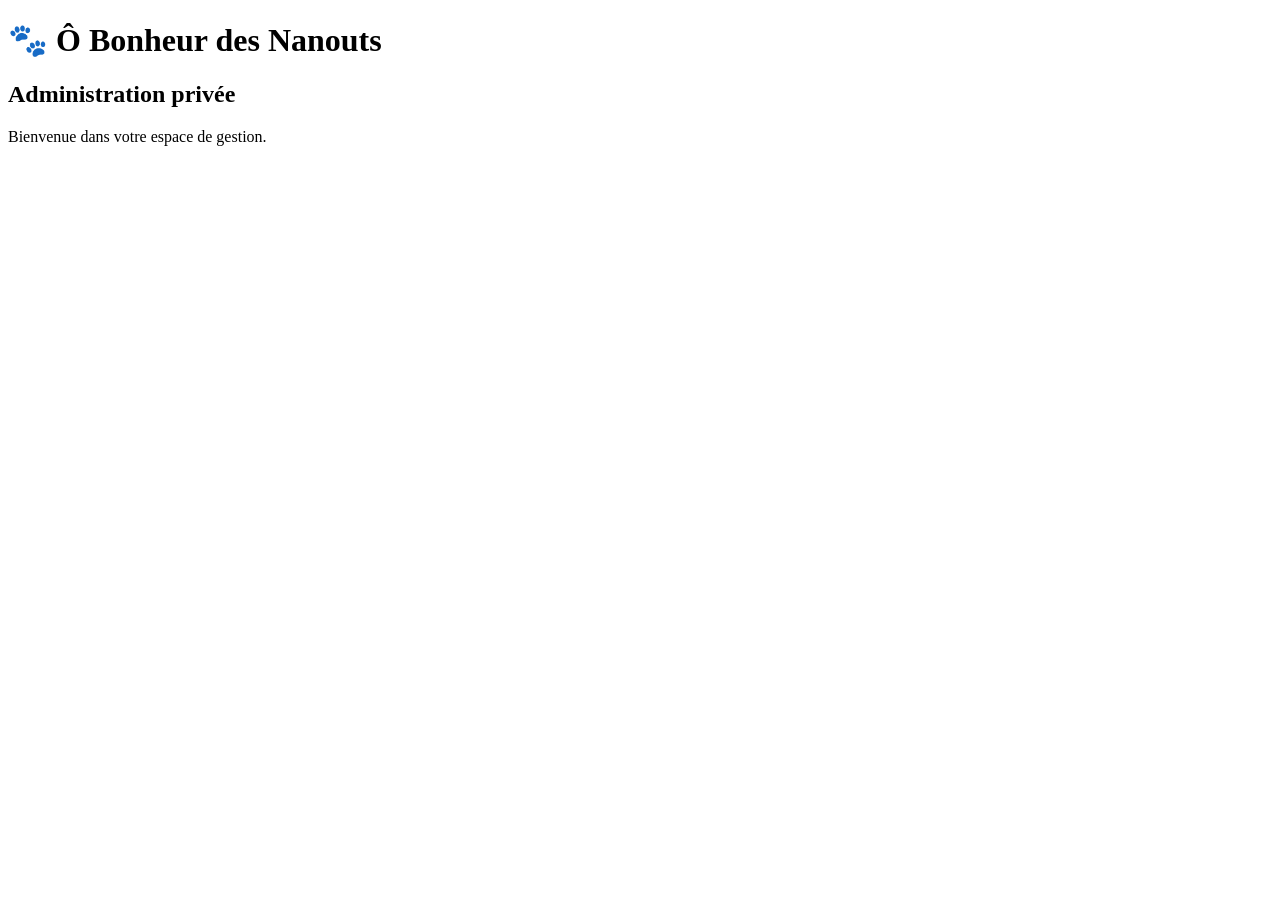
<file: admin/index.html>
<!DOCTYPE html>
<html lang="fr">
<head>
    <meta charset="UTF-8">
    <meta name="viewport" content="width=device-width, initial-scale=1.0">
    <title>Administration - Ô Bonheur des Nanouts</title>
</head>
<body>
    <h1>🐾 Ô Bonheur des Nanouts</h1>
    <h2>Administration privée</h2>
    <p>Bienvenue dans votre espace de gestion.</p>
</body>
</html>
</file>
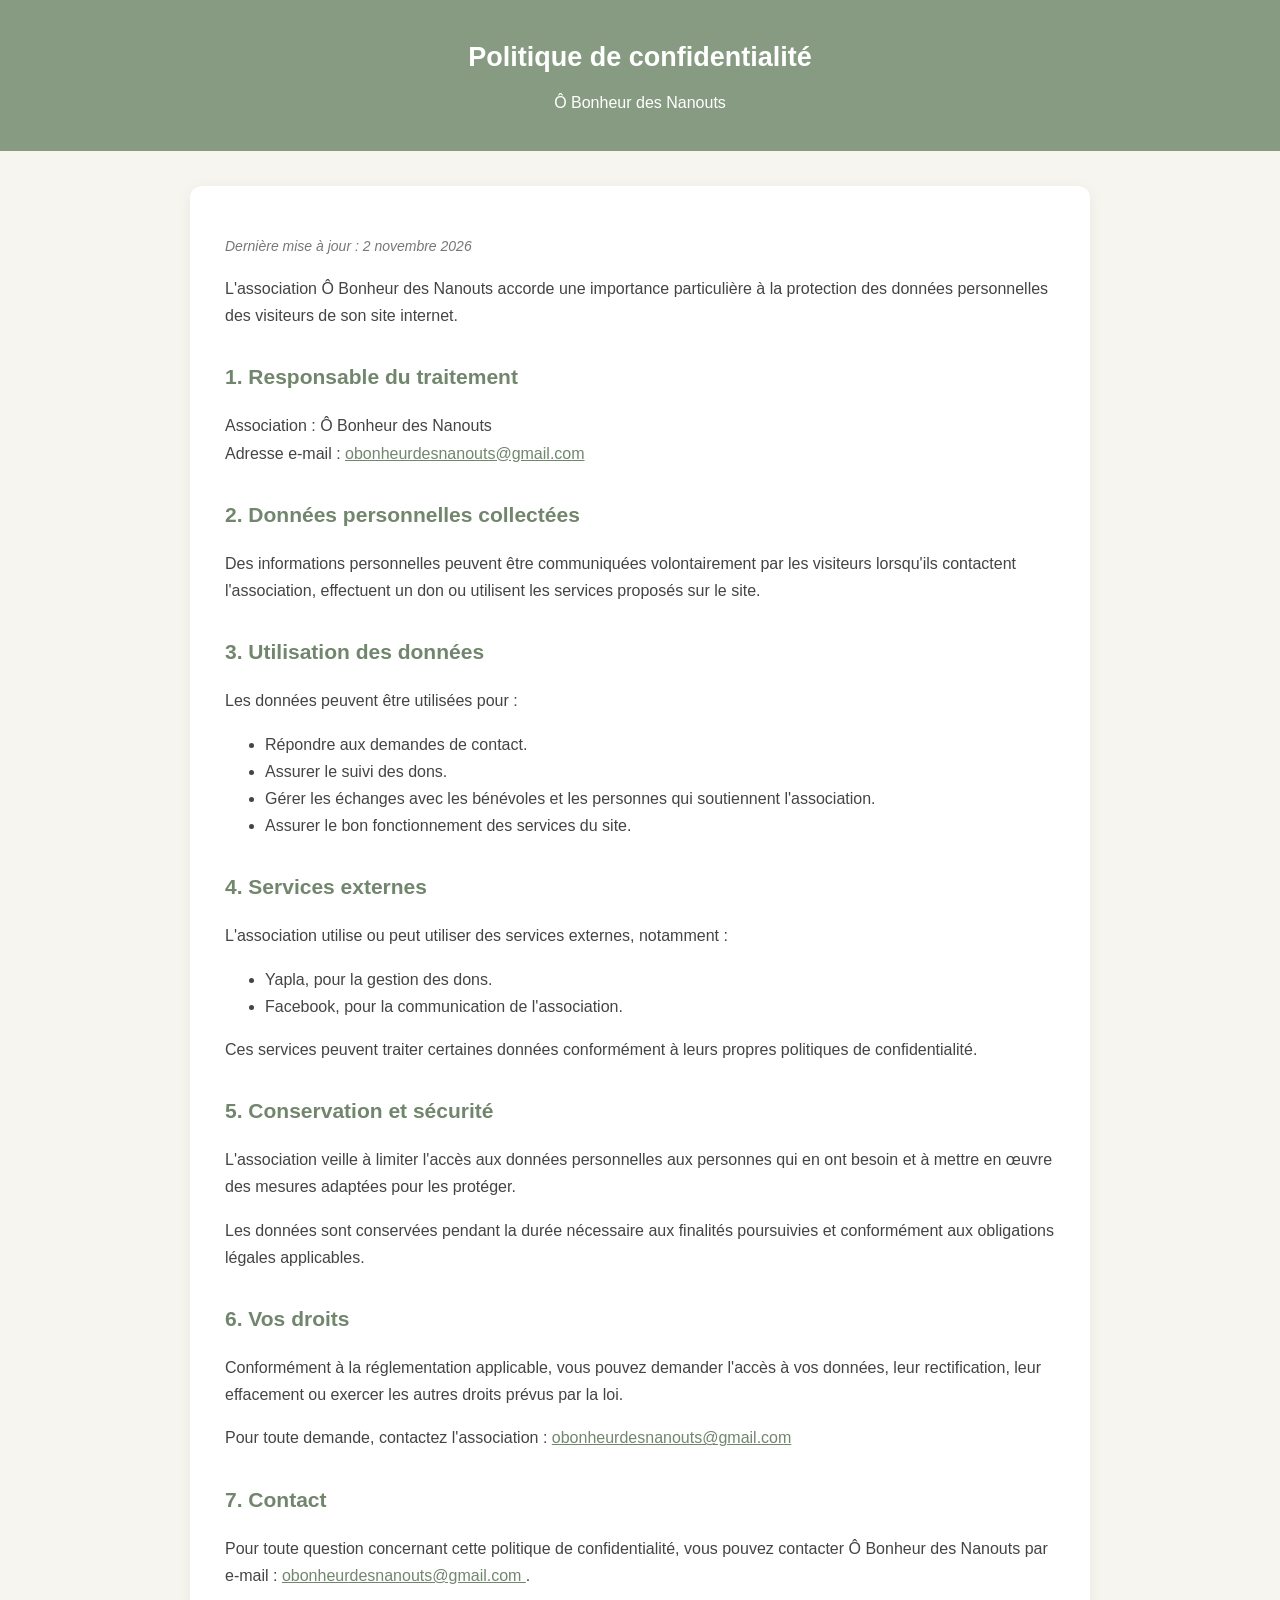
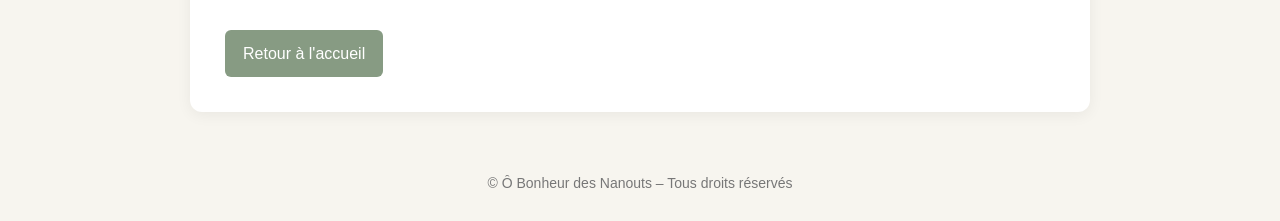
<file: confidentialite.html>
<!DOCTYPE html>
<html lang="fr">
<head>
  <meta charset="UTF-8">
  <meta name="viewport" content="width=device-width, initial-scale=1.0">

  <title>Politique de confidentialité | Ô Bonheur des Nanouts</title>

  <meta name="description" content="Consultez la politique de confidentialité de l'association Ô Bonheur des Nanouts.">

  <style>
    * {
      box-sizing: border-box;
    }

    body {
      margin: 0;
      font-family: Arial, sans-serif;
      background: #f7f5ef;
      color: #444;
      line-height: 1.7;
    }

    header {
      background: #879b83;
      color: white;
      text-align: center;
      padding: 35px 20px;
    }

    header h1 {
      margin: 0;
      font-size: 27px;
    }

    header p {
      margin: 8px 0 0;
    }

    main {
      max-width: 900px;
      margin: 35px auto;
      padding: 35px;
      background: white;
      border-radius: 12px;
      box-shadow: 0 3px 15px rgba(0,0,0,0.06);
    }

    h2 {
      color: #71866d;
      margin-top: 30px;
      font-size: 21px;
    }

    a {
      color: #71866d;
      overflow-wrap: anywhere;
    }

    .date {
      color: #777;
      font-size: 14px;
      font-style: italic;
    }

    footer {
      text-align: center;
      padding: 25px;
      color: #777;
      font-size: 14px;
    }

    .retour {
      display: inline-block;
      margin-top: 25px;
      padding: 10px 18px;
      background: #879b83;
      color: white;
      text-decoration: none;
      border-radius: 6px;
    }

    .retour:hover {
      background: #71866d;
    }

    @media (max-width: 600px) {
      main {
        margin: 15px;
        padding: 22px;
      }

      header h1 {
        font-size: 23px;
      }
    }
  </style>
</head>

<body>

<header>
  <h1>Politique de confidentialité</h1>
  <p>Ô Bonheur des Nanouts</p>
</header>

<main>

  <p class="date">Dernière mise à jour : 2 novembre 2026</p>

  <p>
    L'association Ô Bonheur des Nanouts accorde une importance
    particulière à la protection des données personnelles
    des visiteurs de son site internet.
  </p>

  <h2>1. Responsable du traitement</h2>

  <p>
    Association : Ô Bonheur des Nanouts<br>
    Adresse e-mail :
    <a href="mailto:obonheurdesnanouts@gmail.com">
      obonheurdesnanouts@gmail.com
    </a>
  </p>

  <h2>2. Données personnelles collectées</h2>

  <p>
    Des informations personnelles peuvent être communiquées
    volontairement par les visiteurs lorsqu'ils contactent
    l'association, effectuent un don ou utilisent les services
    proposés sur le site.
  </p>

  <h2>3. Utilisation des données</h2>

  <p>Les données peuvent être utilisées pour :</p>

  <ul>
    <li>Répondre aux demandes de contact.</li>
    <li>Assurer le suivi des dons.</li>
    <li>Gérer les échanges avec les bénévoles et les personnes
    qui soutiennent l'association.</li>
    <li>Assurer le bon fonctionnement des services du site.</li>
  </ul>

  <h2>4. Services externes</h2>

  <p>
    L'association utilise ou peut utiliser des services externes,
    notamment :
  </p>

  <ul>
    <li>Yapla, pour la gestion des dons.</li>
    <li>Facebook, pour la communication de l'association.</li>
  </ul>

  <p>
    Ces services peuvent traiter certaines données conformément
    à leurs propres politiques de confidentialité.
  </p>

  <h2>5. Conservation et sécurité</h2>

  <p>
    L'association veille à limiter l'accès aux données personnelles
    aux personnes qui en ont besoin et à mettre en œuvre des mesures
    adaptées pour les protéger.
  </p>

  <p>
    Les données sont conservées pendant la durée nécessaire
    aux finalités poursuivies et conformément aux obligations
    légales applicables.
  </p>

  <h2>6. Vos droits</h2>

  <p>
    Conformément à la réglementation applicable, vous pouvez
    demander l'accès à vos données, leur rectification,
    leur effacement ou exercer les autres droits prévus par la loi.
  </p>

  <p>
    Pour toute demande, contactez l'association :
    <a href="mailto:obonheurdesnanouts@gmail.com">
      obonheurdesnanouts@gmail.com
    </a>
  </p>

  <h2>7. Contact</h2>

  <p>
    Pour toute question concernant cette politique de confidentialité,
    vous pouvez contacter Ô Bonheur des Nanouts par e-mail :
    <a href="mailto:obonheurdesnanouts@gmail.com">
      obonheurdesnanouts@gmail.com
    </a>.
  </p>

  <a class="retour" href="/site/">Retour à l'accueil</a>

</main>

<footer>
  © Ô Bonheur des Nanouts – Tous droits réservés
</footer>

</body>
</html>
</file>
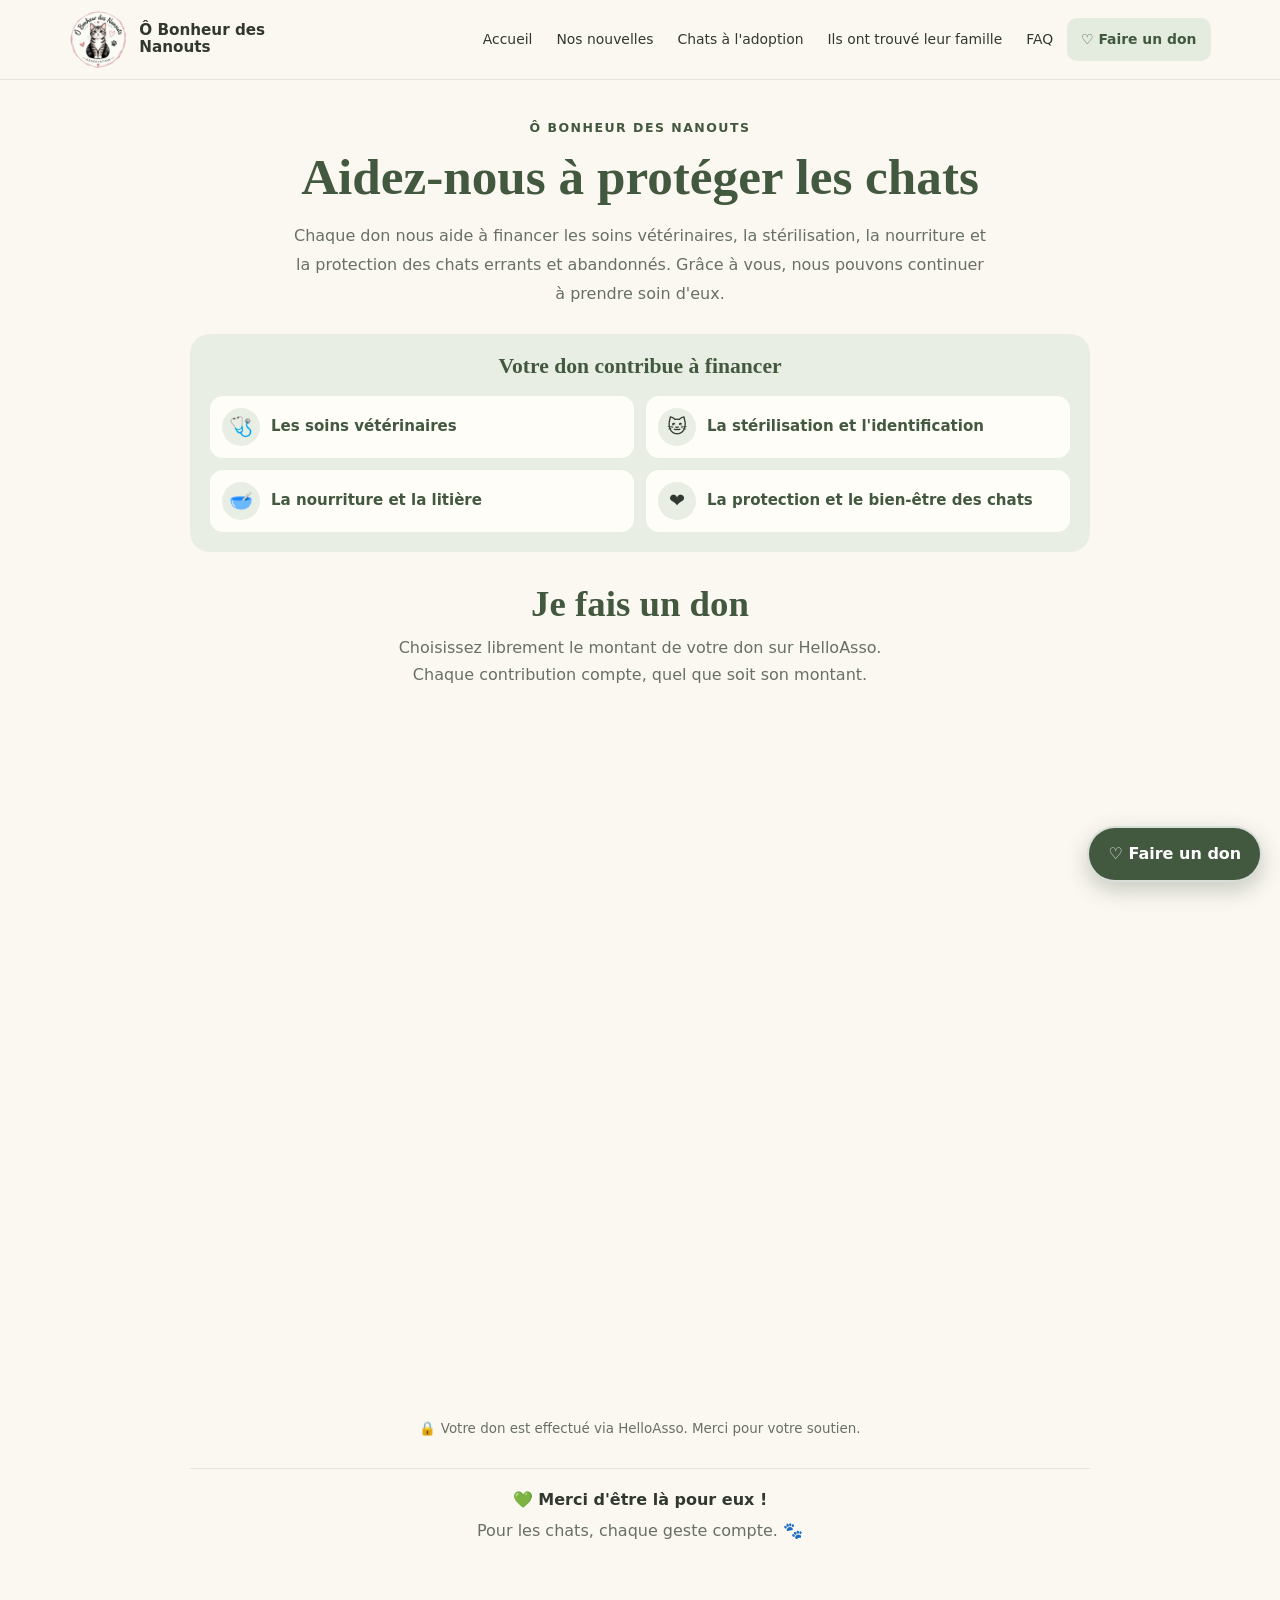
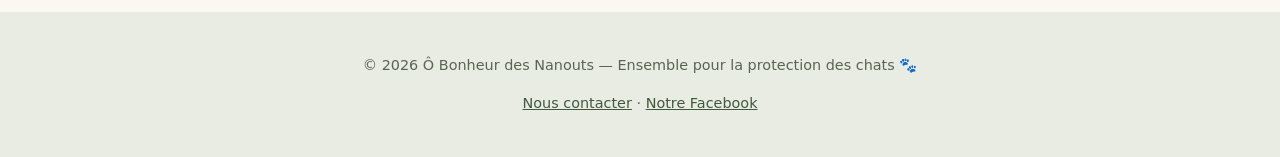
<file: faire-un-don.html>
<!DOCTYPE html>
<html lang="fr">
<head>
  <meta charset="UTF-8">
  <meta name="viewport" content="width=device-width, initial-scale=1.0">
  <meta name="theme-color" content="#71866b">

  <title>Faire un don | Ô Bonheur des Nanouts</title>
  <meta name="description" content="Aidez Ô Bonheur des Nanouts à protéger, soigner et nourrir les chats errants et abandonnés.">

  <!-- Icône du site -->
  <link rel="icon" type="image/png" sizes="96x96" href="images/favicon.png">

  <!-- Informations de partage -->
  <meta property="og:title" content="Faire un don | Ô Bonheur des Nanouts">
  <meta property="og:description" content="Aidez Ô Bonheur des Nanouts à protéger, soigner et nourrir les chats errants et abandonnés.">
  <meta property="og:image" content="https://obonheurdesnanouts.github.io/site/images/icone-partage.png">
  <meta property="og:image:type" content="image/png">
  <meta property="og:image:width" content="512">
  <meta property="og:image:height" content="512">
  <meta property="og:url" content="https://obonheurdesnanouts.github.io/site/faire-un-don.html">
  <meta property="og:type" content="website">

  <link rel="stylesheet" href="style.css">

  <style>
    .don-page {
      width: min(100% - 2.4rem, 900px);
      margin: 0 auto;
      padding: 38px 0 50px;
    }

    .don-intro {
      text-align: center;
      max-width: 760px;
      margin: 0 auto 25px;
    }

    .don-eyebrow {
      display: block;
      margin-bottom: 10px;
      color: var(--sage-dark);
      font-size: .78rem;
      font-weight: 800;
      letter-spacing: .12em;
      text-transform: uppercase;
    }

    .don-intro h1 {
      margin: 0 auto 15px;
      font-size: clamp(2rem, 5vw, 3.2rem);
      line-height: 1.15;
    }

    .don-intro p {
      max-width: 700px;
      margin: 0 auto;
      color: var(--muted);
      line-height: 1.8;
      font-size: 1rem;
    }

    .don-uses {
      display: grid;
      grid-template-columns: repeat(2, minmax(0, 1fr));
      gap: 12px;
      padding: 20px;
      background: var(--sage-light);
      border-radius: 20px;
    }

    .don-uses-title {
      grid-column: 1 / -1;
      margin: 0 0 4px;
      text-align: center;
      font-size: 1.35rem;
    }

    .don-use {
      display: flex;
      align-items: center;
      gap: 11px;
      min-width: 0;
      padding: 12px;
      background: var(--paper);
      border-radius: 13px;
    }

    .don-use-icon {
      flex: 0 0 38px;
      width: 38px;
      height: 38px;
      display: grid;
      place-items: center;
      border-radius: 50%;
      background: var(--sage-light);
      font-size: 1.2rem;
    }

    .don-use strong {
      display: block;
      color: var(--sage-dark);
      font-size: .94rem;
      line-height: 1.4;
    }

    .don-form-section {
      width: 100%;
      max-width: 500px;
      margin: 30px auto 0;
      scroll-margin-top: 110px;
    }

    .don-form-section h2 {
      margin: 0 0 8px;
      text-align: center;
      font-size: clamp(1.8rem, 4vw, 2.3rem);
    }

    .don-form-intro {
      margin: 0 auto 18px;
      color: var(--muted);
      text-align: center;
      line-height: 1.7;
    }

    .don-form-container {
      width: 100%;
      max-width: 440px;
      margin: 0 auto;
      padding: 0;
      background: transparent;
      border: none;
      box-shadow: none;
    }

    #haWidgetLight {
      display: block;
      width: 100%;
      max-width: 440px;
      height: 700px;
      margin: 0 auto;
      border: 0;
      background: transparent;
    }

    .don-form-note {
      margin: 12px auto 0;
      color: var(--muted);
      font-size: .84rem;
      line-height: 1.6;
      text-align: center;
    }

    .don-thanks {
      margin: 28px auto 0;
      padding: 18px;
      text-align: center;
      border-top: 1px solid var(--line);
    }

    .don-thanks p {
      margin: 5px 0 0;
      color: var(--muted);
    }

    @media (max-width: 600px) {
      .don-page {
        width: min(100% - 1.4rem, 900px);
        padding: 28px 0 35px;
      }

      .don-uses {
        grid-template-columns: 1fr;
        padding: 14px;
        gap: 9px;
      }

      .don-uses-title {
        margin-bottom: 5px;
      }

      .don-use {
        padding: 10px;
      }

      .don-form-section {
        margin-top: 25px;
      }
    }
  </style>
</head>

<body>

 <header class="site-header">
    <div class="header-inner">

      <a class="brand" href="index.html" aria-label="Accueil Ô Bonheur des Nanouts">
        <img src="images/logo.png" alt="Logo Ô Bonheur des Nanouts">
        <span>Ô Bonheur des Nanouts</span>
      </a>

      <button
        class="nav-toggle"
        type="button"
        aria-label="Ouvrir le menu"
        aria-expanded="false"
        aria-controls="menu-principal">
        ☰ Menu
      </button>

    <nav class="main-nav" id="menu-principal" aria-label="Navigation principale">
      <a href="index.html">Accueil</a>
      <a href="nouvelles.html">Nos nouvelles</a>
      <a href="adoption.html">Chats à l'adoption</a>
      <a href="familles.html">Ils ont trouvé leur famille</a>
      <a href="faq.html">FAQ</a>
      <a class="nav-donate" href="faire-un-don.html" aria-current="page">♡ Faire un don</a>
    </nav>

    </div>
  </header>

  <main class="don-page">

    <section class="don-intro">
      <span class="don-eyebrow">Ô Bonheur des Nanouts</span>

      <h1>Aidez-nous à protéger les chats</h1>

      <p>
        Chaque don nous aide à financer les soins vétérinaires,
        la stérilisation, la nourriture et la protection des chats errants
        et abandonnés. Grâce à vous, nous pouvons continuer à prendre soin d'eux.
      </p>
    </section>

    <section class="don-uses reveal" aria-label="Utilisation des dons">

      <h2 class="don-uses-title">Votre don contribue à financer</h2>

      <div class="don-use">
        <span class="don-use-icon" aria-hidden="true">🩺</span>
        <strong>Les soins vétérinaires</strong>
      </div>

      <div class="don-use">
        <span class="don-use-icon" aria-hidden="true">🐱</span>
        <strong>La stérilisation et l'identification</strong>
      </div>

      <div class="don-use">
        <span class="don-use-icon" aria-hidden="true">🥣</span>
        <strong>La nourriture et la litière</strong>
      </div>

      <div class="don-use">
        <span class="don-use-icon" aria-hidden="true">❤️</span>
        <strong>La protection et le bien-être des chats</strong>
      </div>

    </section>

    <section class="don-form-section reveal" id="formulaire-don"
      aria-labelledby="don-form-title">

      <h2 id="don-form-title">Je fais un don</h2>

      <p class="don-form-intro">
        Choisissez librement le montant de votre don sur HelloAsso.
        Chaque contribution compte, quel que soit son montant.
      </p>

      <div class="don-form-container">
        <iframe
          id="haWidgetLight"
          title="Formulaire de don HelloAsso - Ô Bonheur des Nanouts"
          allowtransparency="true"
          allow="payment 'self' https://paymenthub.helloassopay.com https://helloasso.com"
          scrolling="auto"
          src="https://www.helloasso.com/associations/obonheurdesnanouts/formulaires/3/widget?view=form">
        </iframe>
      </div>

      <p class="don-form-note">
        🔒 Votre don est effectué via HelloAsso. Merci pour votre soutien.
      </p>

    </section>

    <section class="don-thanks reveal">
      <strong>💚 Merci d'être là pour eux !</strong>
      <p>Pour les chats, chaque geste compte. 🐾</p>
    </section>

  </main>

  <footer class="site-footer">
    <div class="container">
      <p>
        © <span id="current-year"></span> Ô Bonheur des Nanouts
        — Ensemble pour la protection des chats 🐾
      </p>

      <p>
        <a href="mailto:obonheurdesnanouts@gmail.com">Nous contacter</a>
        ·
        <a href="https://www.facebook.com/share/19uXb3B98p/"
           target="_blank" rel="noopener noreferrer">
          Notre Facebook
        </a>
      </p>
    </div>
  </footer>

  <a class="btn floating-donate" href="#formulaire-don">
    ♡ Faire un don
  </a>

  <script src="script.js"></script>

  <script>
    const yearElement = document.getElementById("current-year");

    if (yearElement) {
      yearElement.textContent = new Date().getFullYear();
    }

    window.addEventListener("message", function (event) {
      if (
        event.origin !== "https://www.helloasso.com" &&
        event.origin !== "https://helloasso.com"
      ) {
        return;
      }

      const widget = document.getElementById("haWidgetLight");

      if (!widget || !event.data || !event.data.height) {
        return;
      }

      const height = Number(event.data.height);

      if (Number.isFinite(height) && height > 0) {
        widget.style.height = height + "px";
      }
    });
  </script>

</body>
</html>
</file>
<file: style.css>
:root{--sage:#71866b;--sage-dark:#42583f;--sage-light:#e8eee4;--cream:#fbf8f1;--paper:#fffdf8;--ink:#30382f;--muted:#687064;--rose:#d8b9aa;--line:#e4e5dc;--shadow:0 12px 35px rgba(44,59,41,.08);--radius:22px}
*{box-sizing:border-box}html{scroll-behavior:smooth;scroll-padding-top:100px}body{margin:0;background:var(--cream);color:var(--ink);font-family:system-ui,-apple-system,BlinkMacSystemFont,"Segoe UI",sans-serif;line-height:1.65}a{color:var(--sage-dark)}img{max-width:100%;height:auto}button,a{ -webkit-tap-highlight-color:transparent}.skip-link{position:absolute;left:-9999px;top:auto}.skip-link:focus{left:1rem;top:1rem;z-index:999;background:white;padding:.7rem}
.site-header{position:sticky;top:0;z-index:100;background:rgba(251,248,241,.96);backdrop-filter:blur(12px);border-bottom:1px solid var(--line)}.header-inner{max-width:1180px;margin:auto;padding:.65rem 1.2rem;display:flex;align-items:center;gap:1rem;justify-content:space-between}.brand{display:flex;align-items:center;gap:.75rem;text-decoration:none;color:var(--ink);font-weight:800;min-width:0}.brand img{width:58px;height:58px;object-fit:contain;border-radius:50%}.brand span{line-height:1.15;font-size:.95rem;max-width:180px}.nav-toggle{display:none;border:1px solid var(--line);background:var(--paper);padding:.6rem .8rem;border-radius:12px;font-size:1rem;color:var(--ink)}.main-nav{display:flex;align-items:center;gap:.2rem;flex-wrap:wrap;justify-content:flex-end}.main-nav a{font-size:.87rem;text-decoration:none;color:var(--ink);padding:.55rem .65rem;border-radius:12px;white-space:nowrap}.main-nav a:hover,.main-nav a:focus{background:var(--sage-light);color:var(--sage-dark)}.main-nav .nav-donate{background:var(--sage-dark);color:white;padding:.65rem .9rem}.main-nav .nav-donate:hover{background:var(--sage)}
main{min-height:60vh}.container{width:min(1100px,calc(100% - 2.4rem));margin-inline:auto}.hero{text-align:center;padding:4.2rem 1rem 3.4rem;background:radial-gradient(ellipse at top,#eef1e7 0%,var(--cream) 67%)}.hero-logo{width:min(210px,48vw);aspect-ratio:1;object-fit:contain;margin:0 auto 1rem;display:block}.eyebrow{text-transform:uppercase;letter-spacing:.15em;font-size:.75rem;font-weight:800;color:var(--sage-dark)}h1,h2,h3{line-height:1.2;color:var(--sage-dark);font-family:Georgia,"Times New Roman",serif}h1{font-size:clamp(2.2rem,5vw,4.1rem);margin:.55rem auto 1rem;max-width:900px}h2{font-size:clamp(1.7rem,3vw,2.5rem);margin:0 0 1rem}h3{font-size:1.35rem;margin:.3rem 0 .7rem}.tagline{font-family:Georgia,serif;font-size:clamp(1.1rem,2vw,1.45rem);font-style:italic;color:#6b7863;margin:0 auto 1rem}.lead{font-size:1.08rem;max-width:760px;margin:0 auto 1.5rem;color:#515b4e}.actions{display:flex;gap:.8rem;justify-content:center;flex-wrap:wrap}.btn{display:inline-flex;align-items:center;justify-content:center;gap:.45rem;text-decoration:none;border:1px solid var(--sage-dark);border-radius:999px;padding:.8rem 1.2rem;font-weight:750;transition:transform .2s,background .2s;cursor:pointer}.btn:hover{transform:translateY(-2px)}.btn-primary{background:var(--sage-dark);color:white}.btn-primary:hover{background:var(--sage)}.btn-secondary{background:transparent;color:var(--sage-dark)}.section{padding:4rem 0}.section-soft{background:#f0f1e8}.section-head{text-align:center;max-width:760px;margin:0 auto 2rem}.section-head p{color:var(--muted)}.grid{display:grid;grid-template-columns:repeat(3,minmax(0,1fr));gap:1.2rem}.card{background:var(--paper);border:1px solid var(--line);border-radius:var(--radius);padding:1.35rem;box-shadow:var(--shadow);min-width:0}.card p{color:#566052}.card-icon{font-size:1.7rem;margin-bottom:.35rem}.paw-divider{text-align:center;color:#a5b19c;letter-spacing:.7rem;font-size:1.1rem;padding:0 0 1.1rem}.split{display:grid;grid-template-columns:1.05fr .95fr;gap:2rem;align-items:center}.highlight{background:var(--sage-light);border-radius:var(--radius);padding:2rem}.donation-box{background:var(--sage-dark);color:white;padding:2.4rem;border-radius:28px;text-align:center}.donation-box h2,.donation-box h3{color:white}.donation-box p{max-width:720px;margin:0 auto 1.2rem;color:#f3f5ef}.donation-box .btn-primary{background:#fff;color:var(--sage-dark);border-color:#fff}.note{font-size:.9rem;color:var(--muted)}.placeholder{border:1px dashed #b7c1ae;border-radius:16px;padding:1.2rem;background:#f8f8f1;color:#65715e;text-align:center}.partner-grid{display:grid;grid-template-columns:repeat(4,1fr);gap:1rem}.partner-placeholder{border:1px dashed #b7c1ae;border-radius:16px;background:var(--paper);min-height:115px;display:grid;place-items:center;text-align:center;padding:1rem;color:#778270}.page-hero{padding:3.2rem 0 2.3rem;text-align:center;background:linear-gradient(180deg,#edf1e7,var(--cream))}.page-hero h1{font-size:clamp(2.1rem,4vw,3.2rem)}.content{max-width:900px;margin:auto}.content p{margin:.75rem 0}.cat-grid{display:grid;grid-template-columns:repeat(3,minmax(0,1fr));gap:1.2rem}.cat-card{background:var(--paper);border:1px solid var(--line);border-radius:22px;overflow:hidden;box-shadow:var(--shadow)}.cat-photo{width:100%;aspect-ratio:4/3;object-fit:cover;background:#edf0e7;display:grid;place-items:center;color:#75816e}.cat-photo.placeholder-photo{display:flex;align-items:center;justify-content:center;font-size:3rem}.cat-body{padding:1.2rem}.status{display:inline-block;border-radius:999px;padding:.25rem .7rem;font-size:.78rem;font-weight:800;background:#e5eee1;color:#3f663a}.status.pending{background:#f7edda;color:#866127}.status.adopted{background:#f2e4df;color:#80574b}.cat-actions{display:flex;gap:.5rem;flex-wrap:wrap;margin-top:1rem}.cat-actions .btn{font-size:.86rem;padding:.6rem .85rem}.story{display:grid;grid-template-columns:220px 1fr;gap:1.3rem;align-items:start;margin:1.3rem 0;padding:1.3rem;background:var(--paper);border:1px solid var(--line);border-radius:22px}.story .cat-photo{border-radius:15px}.story blockquote{margin:1rem 0 0;border-left:3px solid var(--rose);padding-left:1rem;color:var(--sage-dark);font-style:italic}.news-card{margin:1rem 0;padding:1.3rem 1.4rem;border-radius:18px;background:var(--paper);border:1px solid var(--line)}.news-date{font-size:.8rem;text-transform:uppercase;letter-spacing:.08em;color:var(--sage)}.faq details{background:var(--paper);border:1px solid var(--line);border-radius:15px;padding:1rem 1.2rem;margin:.7rem 0}.faq summary{font-weight:750;cursor:pointer;color:var(--sage-dark)}.faq details p{margin-bottom:0}.contact-list{display:flex;gap:.8rem;flex-wrap:wrap;justify-content:center}.site-footer{background:#e9ece2;padding:1.7rem 1rem;text-align:center;color:#596452;font-size:.9rem}.site-footer a{color:var(--sage-dark)}.footer-inner{max-width:1100px;margin:auto}.floating-donate{position:fixed;right:1.1rem;bottom:1.1rem;z-index:90;box-shadow:0 8px 22px rgba(35,53,32,.24);background:var(--sage-dark);color:white;border:2px solid rgba(255,255,255,.8)}.reveal{opacity:0;transform:translateY(12px);transition:opacity .65s ease,transform .65s ease}.reveal.visible{opacity:1;transform:none}.photo-modal{position:fixed;inset:0;z-index:200;background:rgba(20,27,19,.88);display:none;align-items:center;justify-content:center;padding:2rem}.photo-modal.open{display:flex}.photo-modal img{max-width:min(100%,1000px);max-height:85vh;object-fit:contain;border-radius:12px}.photo-modal button{position:absolute;top:1rem;right:1rem;background:white;border:0;border-radius:50%;width:44px;height:44px;font-size:1.5rem;cursor:pointer}.mobile-only{display:none}
@media(max-width:1050px){.header-inner{flex-wrap:wrap}.nav-toggle{display:block;margin-left:auto}.main-nav{display:none;width:100%;flex-direction:column;align-items:stretch;padding:.4rem 0 .6rem}.main-nav.open{display:flex}.main-nav a{padding:.75rem 1rem}.brand span{max-width:220px}.grid{grid-template-columns:repeat(2,minmax(0,1fr))}}
@media(max-width:700px){.container{width:min(100% - 1.3rem,1100px)}.hero{padding:3rem .7rem 2.6rem}.section{padding:3rem 0}.grid,.cat-grid,.split{grid-template-columns:1fr}.partner-grid{grid-template-columns:repeat(2,1fr)}.story{grid-template-columns:1fr}.story .cat-photo{max-width:100%;aspect-ratio:16/9}.brand img{width:48px;height:48px}.brand span{font-size:.85rem;max-width:170px}.floating-donate{right:.65rem;bottom:.65rem;padding:.72rem 1rem}.donation-box{padding:1.6rem 1rem}.section-head{text-align:left}.section-head.center{text-align:center}}
@media(prefers-reduced-motion:reduce){html{scroll-behavior:auto}.reveal{opacity:1;transform:none;transition:none}*{transition:none!important}}


/* Mise en évidence de la page actuellement ouverte */
.main-nav a[aria-current="page"] {
  background-color: #e3ecdf;
  color: #40583d;
  font-weight: 700;
  border-radius: 10px;
}

/* Effet au survol, sans masquer la page active */
.main-nav a[aria-current="page"]:hover {
  background-color: #d5e3cf;
  color: #30472e;
}


/* Révélation en cascade : les éléments suivis dans une grille
   apparaissent légèrement décalés (2e, 3e, 4e...) */
.reveal:nth-child(2)  { transition-delay: .08s; }
.reveal:nth-child(3)  { transition-delay: .16s; }
.reveal:nth-child(4)  { transition-delay: .24s; }

/* Sur mobile, les animations partent vite : pas de décalage */
@media (max-width: 700px) {
  .reveal { transition-delay: 0s !important; }
}
</file>
